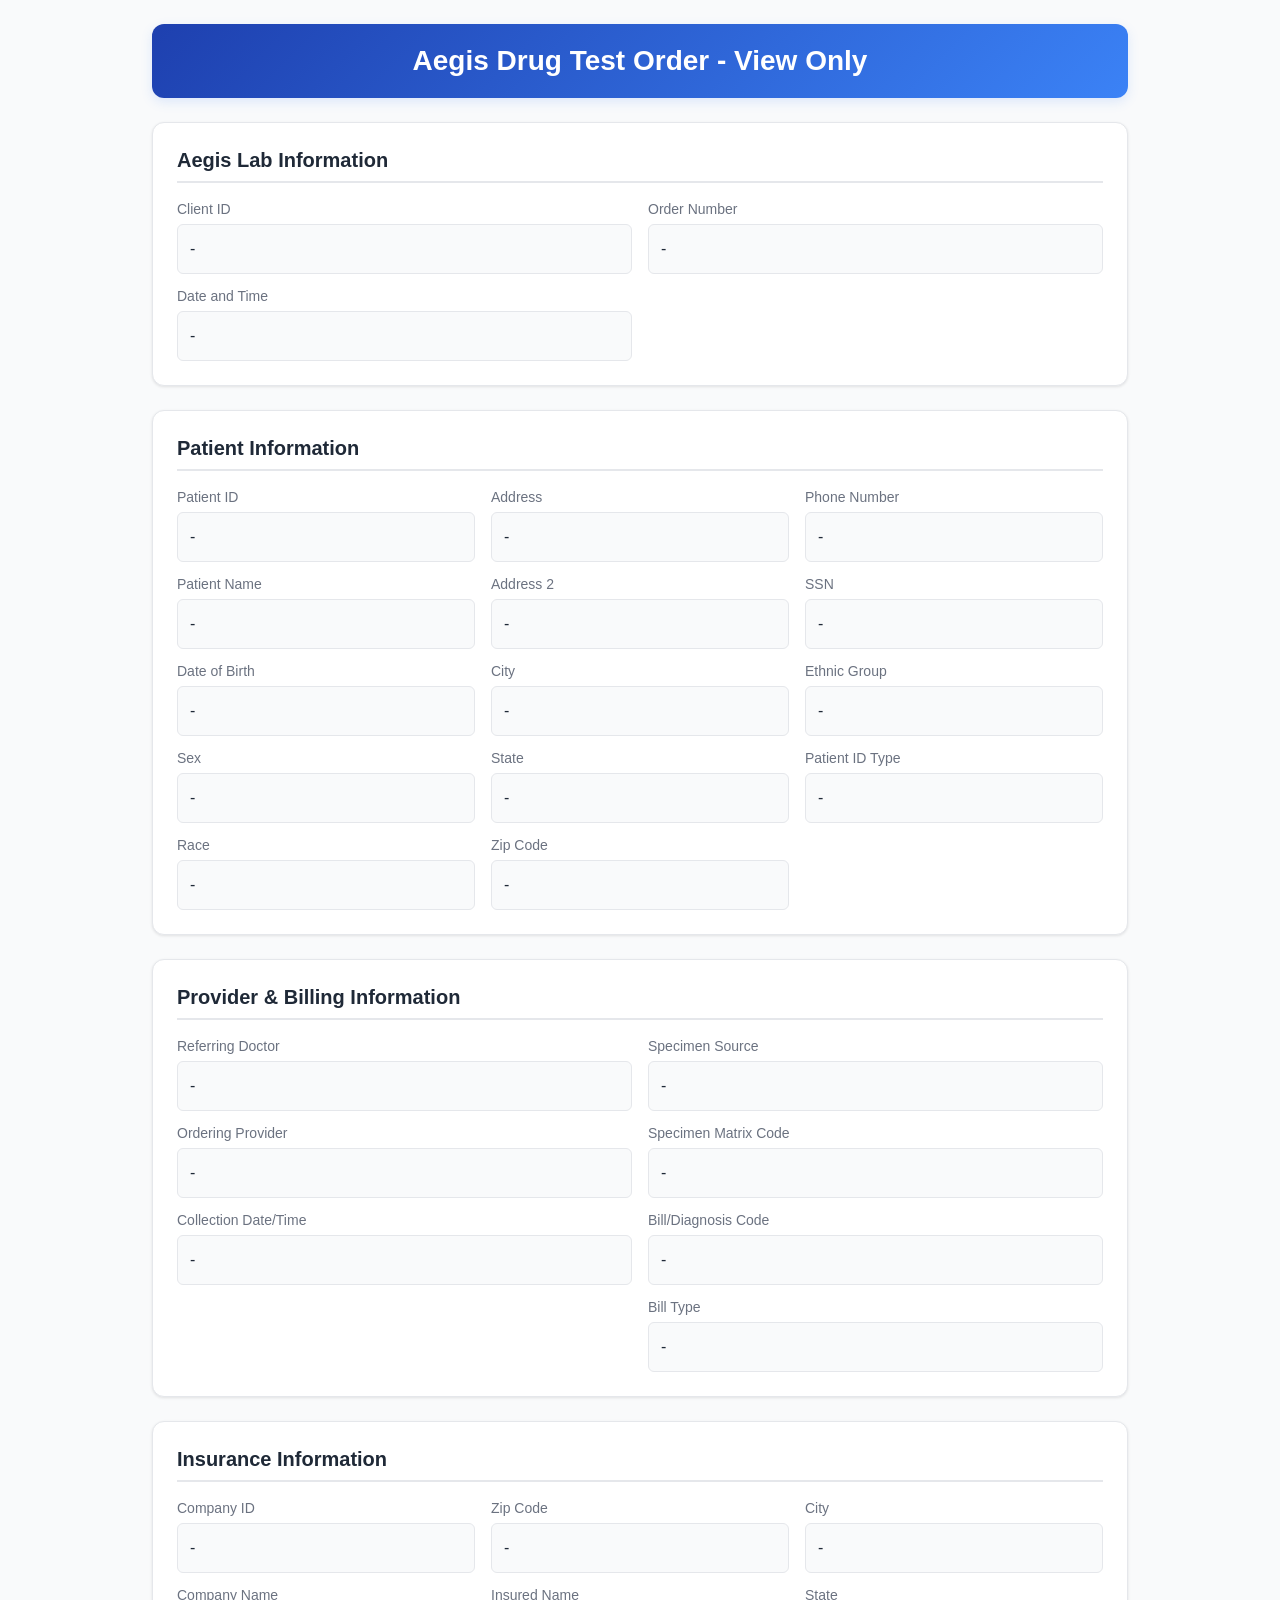
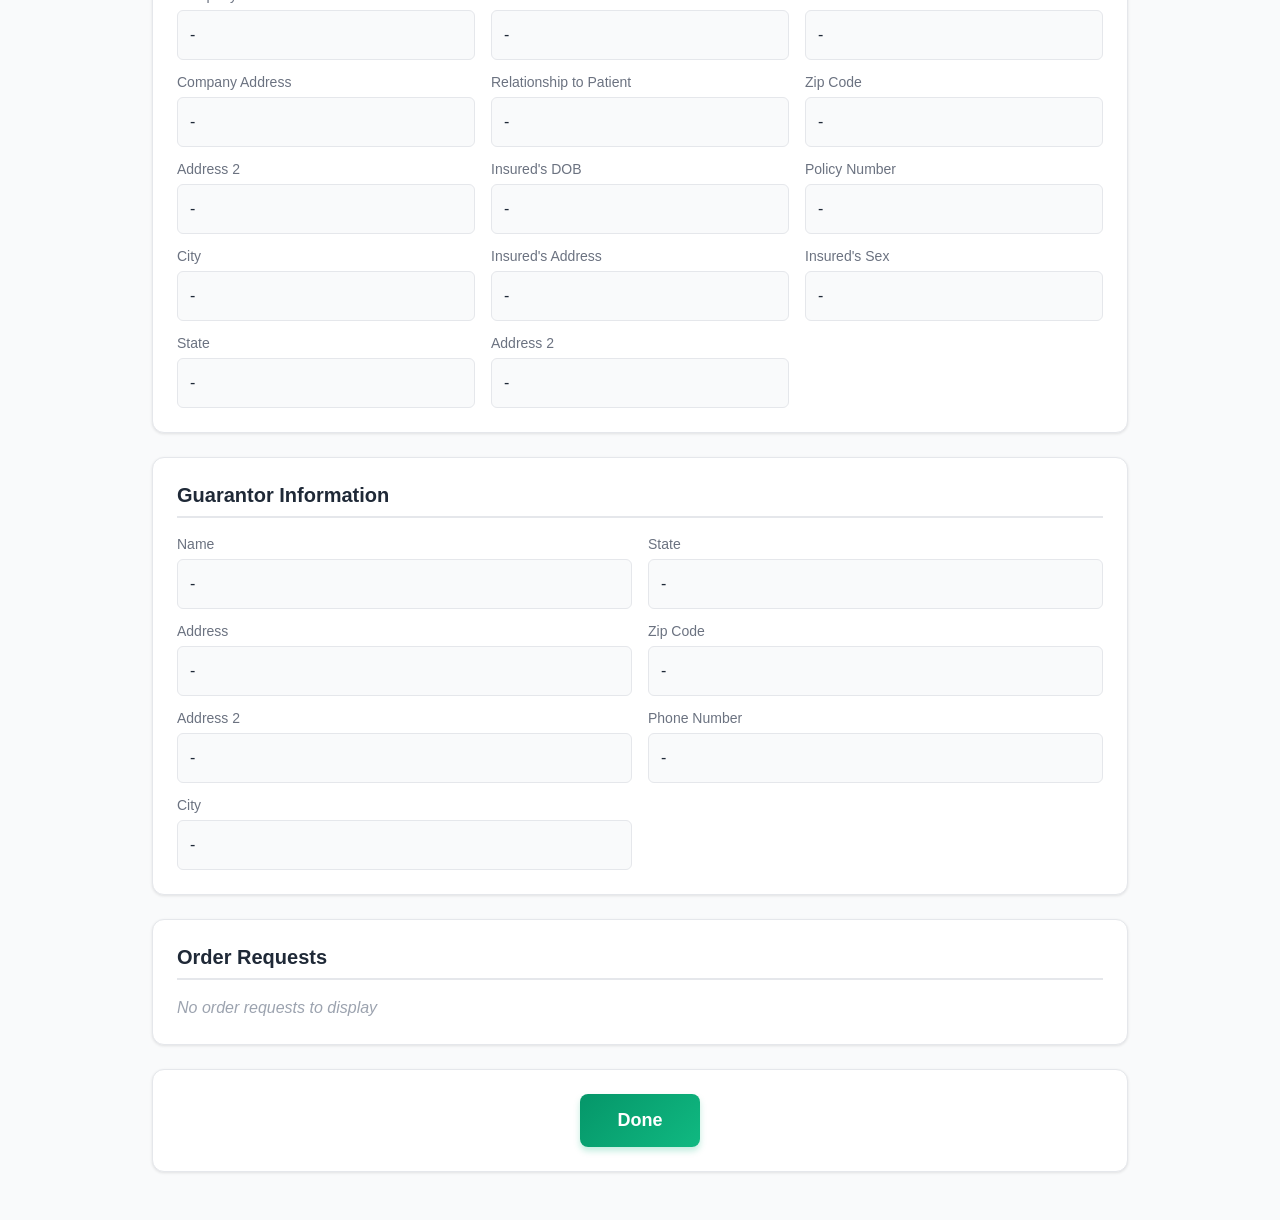
<file: index.html>
<!DOCTYPE html>
<html lang="en">
  <head>
    <meta charset="UTF-8" />
    <meta name="viewport" content="width=device-width, initial-scale=1.0" />
    <title>Drug Test Order - View Only</title>
    <style>
      /* Reset and Base Styles */
      * {
        margin: 0;
        padding: 0;
        box-sizing: border-box;
      }

      /* View-Only Interface Styles */
      body {
        -webkit-font-smoothing: antialiased;
        -moz-osx-font-smoothing: grayscale;
        font-family: 'Arial', -apple-system, BlinkMacSystemFont, 'Segoe UI', Roboto, sans-serif;
        font-size: 16px;
        line-height: 1.5;
        color: #1f2937;
        background-color: #f9fafb;
        margin: 0;
        overflow-x: hidden;
        min-height: 100vh;
      }

      /* Container and layout */
      .container {
        max-width: 1024px;
        margin: 0 auto;
        padding: 24px;
      }

      .space-y-6 > * + * {
        margin-top: 24px;
      }

      .space-y-4 > * + * {
        margin-top: 16px;
      }

      .space-y-3 > * + * {
        margin-top: 12px;
      }

      .space-y-2 > * + * {
        margin-top: 8px;
      }

      /* Grid system */
      .grid {
        display: grid;
        gap: 16px;
      }

      .grid-cols-1 {
        grid-template-columns: repeat(1, 1fr);
      }

      .grid-cols-2 {
        grid-template-columns: repeat(2, 1fr);
      }

      .grid-cols-3 {
        grid-template-columns: repeat(3, 1fr);
      }

      /* View-Only Interface Styles */
      body {
        -webkit-font-smoothing: antialiased;
        -moz-osx-font-smoothing: grayscale;
        font-family: 'Arial', -apple-system, BlinkMacSystemFont, 'Segoe UI', Roboto, sans-serif;
        font-size: 16px;
        line-height: 1.5;
        color: #1f2937;
        background-color: #f9fafb;
        margin: 0;
        overflow-x: hidden;
      }

      /* Card styling */
      .section-card {
        background: #fff;
        border-radius: 12px;
        box-shadow: 0 4px 6px rgba(0, 0, 0, 0.05);
        padding: 24px;
        transition: all 0.2s ease;
        border: 1px solid #e5e7eb;
      }

      .section-card:hover {
        box-shadow: 0 8px 12px rgba(0, 0, 0, 0.1);
      }

      /* Field display styling */
      .field-group {
        display: flex;
        flex-direction: column;
      }

      .field-label {
        font-size: 14px;
        font-weight: 500;
        color: #6b7280;
        margin-bottom: 4px;
      }

      .field-value {
        font-size: 16px;
        color: #1f2937;
        background-color: #f9fafb;
        padding: 12px;
        border-radius: 6px;
        border: 1px solid #e5e7eb;
        min-height: 44px;
        display: flex;
        align-items: center;
      }

      /* Order request styling */
      .order-request {
        background: #f9fafb;
        border-radius: 8px;
        padding: 16px;
        border-left: 4px solid #3b82f6;
        margin-bottom: 16px;
        box-shadow: 0 2px 4px rgba(0, 0, 0, 0.05);
      }

      .order-observation {
        background: #fff;
        border: 1px solid #e5e7eb;
        border-radius: 6px;
        padding: 16px;
        margin-bottom: 12px;
      }

      /* Utility classes */
      .text-center {
        text-align: center;
      }

      .font-bold {
        font-weight: 700;
      }

      .font-semibold {
        font-weight: 600;
      }

      .font-medium {
        font-weight: 500;
      }

      .text-blue-800 {
        color: #1e40af;
      }

      .text-gray-800 {
        color: #1f2937;
      }

      .text-gray-600 {
        color: #6b7280;
      }

      .text-gray-500 {
        color: #9ca3af;
      }

      .text-gray-900 {
        color: #111827;
      }

      .bg-white {
        background-color: #fff;
      }

      .bg-gray-50 {
        background-color: #f9fafb;
      }

      .border-b {
        border-bottom: 1px solid #e5e7eb;
      }

      .border-t {
        border-top: 1px solid #e5e7eb;
      }

      .border {
        border: 1px solid #e5e7eb;
      }

      .rounded-lg {
        border-radius: 8px;
      }

      .rounded {
        border-radius: 4px;
      }

      .shadow-md {
        box-shadow: 0 4px 6px rgba(0, 0, 0, 0.1);
      }

      .p-6 {
        padding: 24px;
      }

      .p-4 {
        padding: 16px;
      }

      .p-3 {
        padding: 12px;
      }

      .mb-6 {
        margin-bottom: 24px;
      }

      .mb-4 {
        margin-bottom: 16px;
      }

      .mb-3 {
        margin-bottom: 12px;
      }

      .mb-2 {
        margin-bottom: 8px;
      }

      .mb-1 {
        margin-bottom: 4px;
      }

      .pt-3 {
        padding-top: 12px;
      }

      .pb-2 {
        padding-bottom: 8px;
      }

      .italic {
        font-style: italic;
      }

      /* Done button styling */
      .done-button {
        background: linear-gradient(135deg, #059669 0%, #10b981 100%);
        color: white;
        font-size: 18px;
        font-weight: 600;
        padding: 16px 32px;
        border: none;
        border-radius: 8px;
        cursor: pointer;
        transition: all 0.2s ease;
        box-shadow: 0 4px 6px rgba(16, 185, 129, 0.25);
        min-width: 120px;
      }

      .done-button:hover {
        background: linear-gradient(135deg, #047857 0%, #059669 100%);
        box-shadow: 0 6px 12px rgba(16, 185, 129, 0.35);
        transform: translateY(-2px);
      }

      .done-button:active {
        transform: translateY(0);
        box-shadow: 0 2px 4px rgba(16, 185, 129, 0.25);
      }

      .done-button:disabled {
        background: #9ca3af;
        cursor: not-allowed;
        transform: none;
        box-shadow: none;
      }

      /* Enhanced typography for better readability */
      p {
        color: #374151;
        font-size: 16px;
        line-height: 1.6;
        margin-bottom: 1rem;
      }

      h1 {
        background: linear-gradient(135deg, #1e40af 0%, #3b82f6 100%);
        color: #fff;
        font-size: 28px;
        font-weight: 600;
        line-height: 1.2;
        margin: 0 0 24px;
        padding: 20px;
        border-radius: 12px;
        text-align: center;
        box-shadow: 0 4px 12px rgba(59, 130, 246, 0.15);
      }

      h2 {
        color: #1f2937;
        font-size: 20px;
        font-weight: 600;
        line-height: 1.3;
        margin-bottom: 16px;
        padding-bottom: 8px;
        border-bottom: 2px solid #e5e7eb;
      }

      /* Section styling for better visual hierarchy */
      .section-card {
        background: #fff;
        border-radius: 12px;
        box-shadow: 0 1px 3px rgba(0, 0, 0, 0.1);
        padding: 24px;
        margin-bottom: 24px;
        border: 1px solid #e5e7eb;
        transition: box-shadow 0.3s ease;
      }

      .section-card:hover {
        box-shadow: 0 4px 12px rgba(0, 0, 0, 0.08);
      }

      /* Data display improvements */
      .data-field {
        margin-bottom: 16px;
      }

      .data-label {
        display: block;
        font-size: 14px;
        font-weight: 500;
        color: #6b7280;
        margin-bottom: 4px;
        text-transform: uppercase;
        letter-spacing: 0.025em;
      }

      .data-value {
        display: block;
        font-size: 16px;
        font-weight: 400;
        color: #1f2937;
        background-color: #f9fafb;
        padding: 12px 16px;
        border-radius: 8px;
        border: 1px solid #e5e7eb;
        min-height: 24px;
        word-wrap: break-word;
      }

      /* Order requests specific styling */
      .order-request {
        background: linear-gradient(135deg, #f8fafc 0%, #f1f5f9 100%);
        border-left: 4px solid #3b82f6;
        border-radius: 8px;
        padding: 20px;
        margin-bottom: 16px;
        box-shadow: 0 2px 4px rgba(0, 0, 0, 0.05);
      }

      .order-observation {
        background: #fff;
        border: 1px solid #e5e7eb;
        border-radius: 6px;
        padding: 16px;
        margin-bottom: 12px;
      }

      /* Responsive grid improvements */
      @media (max-width: 768px) {
        .grid-cols-2,
        .grid-cols-3 {
          grid-template-columns: 1fr !important;
        }
        
        h1 {
          font-size: 24px;
          padding: 16px;
        }
        
        .section-card {
          padding: 16px;
          margin-bottom: 16px;
        }

        .container {
          padding: 16px;
        }
      }

      /* Print styles for better document printing */
      @media print {
        body {
          background-color: #fff;
          color: #000;
        }
        
        .section-card {
          box-shadow: none;
          border: 1px solid #ccc;
          page-break-inside: avoid;
        }
        
        h1 {
          background: #000;
          color: #fff;
          -webkit-print-color-adjust: exact;
          print-color-adjust: exact;
        }
      }
    </style>
  </head>
  <body>
    <div class="container">
      <h1>Aegis Drug Test Order - View Only</h1>
      <div class="space-y-6">
        <!-- Aegis Lab Information Section -->
        <div class="section-card">
          <h2>Aegis Lab Information</h2>
          <div class="grid grid-cols-2">
            <div class="space-y-3">
              <div class="field-group">
                <span class="field-label">Client ID</span>
                <span class="field-value" id="display-MSH4">-</span>
              </div>
              <div class="field-group">
                <span class="field-label">Date and Time</span>
                <span class="field-value" id="display-MSH7">-</span>
              </div>
            </div>
            <div class="space-y-3">
              <div class="field-group">
                <span class="field-label">Order Number</span>
                <span class="field-value" id="display-MSH10">-</span>
              </div>
            </div>
          </div>
        </div>

        <!-- Patient Information Section -->
        <div class="section-card">
          <h2>Patient Information</h2>
          <div class="grid grid-cols-3">
            <div class="space-y-3">
              <div class="field-group">
                <span class="field-label">Patient ID</span>
                <span class="field-value" id="display-PID2">-</span>
              </div>
              <div class="field-group">
                <span class="field-label">Patient Name</span>
                <span class="field-value" id="display-PID5">-</span>
              </div>
              <div class="field-group">
                <span class="field-label">Date of Birth</span>
                <span class="field-value" id="display-PID7">-</span>
              </div>
              <div class="field-group">
                <span class="field-label">Sex</span>
                <span class="field-value" id="display-PID8">-</span>
              </div>
              <div class="field-group">
                <span class="field-label">Race</span>
                <span class="field-value" id="display-PID10">-</span>
              </div>
            </div>
            <div class="space-y-3">
              <div class="field-group">
                <span class="field-label">Address</span>
                <span class="field-value" id="display-PID11address">-</span>
              </div>
              <div class="field-group">
                <span class="field-label">Address 2</span>
                <span class="field-value" id="display-PID11address2">-</span>
              </div>
              <div class="field-group">
                <span class="field-label">City</span>
                <span class="field-value" id="display-PID11city">-</span>
              </div>
              <div class="field-group">
                <span class="field-label">State</span>
                <span class="field-value" id="display-PID11state">-</span>
              </div>
              <div class="field-group">
                <span class="field-label">Zip Code</span>
                <span class="field-value" id="display-PID11zip">-</span>
              </div>
            </div>
            <div class="space-y-3">
              <div class="field-group">
                <span class="field-label">Phone Number</span>
                <span class="field-value" id="display-PID13">-</span>
              </div>
              <div class="field-group">
                <span class="field-label">SSN</span>
                <span class="field-value" id="display-PID19">-</span>
              </div>
              <div class="field-group">
                <span class="field-label">Ethnic Group</span>
                <span class="field-value" id="display-PID22">-</span>
              </div>
              <div class="field-group">
                <span class="field-label">Patient ID Type</span>
                <span class="field-value" id="display-PID25">-</span>
              </div>
            </div>
          </div>
        </div>

        <!-- Provider & Billing Section -->
        <div class="section-card">
          <h2>Provider & Billing Information</h2>
          <div class="grid grid-cols-2">
            <div class="space-y-3">
              <div class="field-group">
                <span class="field-label">Referring Doctor</span>
                <span class="field-value" id="display-PV18">-</span>
              </div>
              <div class="field-group">
                <span class="field-label">Ordering Provider</span>
                <span class="field-value" id="display-OBR16">-</span>
              </div>
              <div class="field-group">
                <span class="field-label">Collection Date/Time</span>
                <span class="field-value" id="display-OBR7">-</span>
              </div>
            </div>
            <div class="space-y-3">
              <div class="field-group">
                <span class="field-label">Specimen Source</span>
                <span class="field-value" id="display-OBR15">-</span>
              </div>
              <div class="field-group">
                <span class="field-label">Specimen Matrix Code</span>
                <span class="field-value" id="display-OBR151">-</span>
              </div>
              <div class="field-group">
                <span class="field-label">Bill/Diagnosis Code</span>
                <span class="field-value" id="display-DG13">-</span>
              </div>
              <div class="field-group">
                <span class="field-label">Bill Type</span>
                <span class="field-value" id="display-IN147">-</span>
              </div>
            </div>
          </div>
        </div>

        <!-- Insurance Section -->
        <div class="section-card">
          <h2>Insurance Information</h2>
          <div class="grid grid-cols-3">
            <div class="space-y-3">
              <div class="field-group">
                <span class="field-label">Company ID</span>
                <span class="field-value" id="display-IN13">-</span>
              </div>
              <div class="field-group">
                <span class="field-label">Company Name</span>
                <span class="field-value" id="display-IN14">-</span>
              </div>
              <div class="field-group">
                <span class="field-label">Company Address</span>
                <span class="field-value" id="display-IN15address">-</span>
              </div>
              <div class="field-group">
                <span class="field-label">Address 2</span>
                <span class="field-value" id="display-IN15address2">-</span>
              </div>
              <div class="field-group">
                <span class="field-label">City</span>
                <span class="field-value" id="display-IN15city">-</span>
              </div>
              <div class="field-group">
                <span class="field-label">State</span>
                <span class="field-value" id="display-IN15state">-</span>
              </div>
            </div>
            <div class="space-y-3">
              <div class="field-group">
                <span class="field-label">Zip Code</span>
                <span class="field-value" id="display-IN15zip">-</span>
              </div>
              <div class="field-group">
                <span class="field-label">Insured Name</span>
                <span class="field-value" id="display-IN116">-</span>
              </div>
              <div class="field-group">
                <span class="field-label">Relationship to Patient</span>
                <span class="field-value" id="display-IN117">-</span>
              </div>
              <div class="field-group">
                <span class="field-label">Insured's DOB</span>
                <span class="field-value" id="display-IN118">-</span>
              </div>
              <div class="field-group">
                <span class="field-label">Insured's Address</span>
                <span class="field-value" id="display-IN119address">-</span>
              </div>
              <div class="field-group">
                <span class="field-label">Address 2</span>
                <span class="field-value" id="display-IN119address2">-</span>
              </div>
            </div>
            <div class="space-y-3">
              <div class="field-group">
                <span class="field-label">City</span>
                <span class="field-value" id="display-IN119city">-</span>
              </div>
              <div class="field-group">
                <span class="field-label">State</span>
                <span class="field-value" id="display-IN119state">-</span>
              </div>
              <div class="field-group">
                <span class="field-label">Zip Code</span>
                <span class="field-value" id="display-IN119zip">-</span>
              </div>
              <div class="field-group">
                <span class="field-label">Policy Number</span>
                <span class="field-value" id="display-IN136">-</span>
              </div>
              <div class="field-group">
                <span class="field-label">Insured's Sex</span>
                <span class="field-value" id="display-IN143">-</span>
              </div>
            </div>
          </div>
        </div>

        <!-- Guarantor Section -->
        <div class="section-card">
          <h2>Guarantor Information</h2>
          <div class="grid grid-cols-2">
            <div class="space-y-3">
              <div class="field-group">
                <span class="field-label">Name</span>
                <span class="field-value" id="display-GT13">-</span>
              </div>
              <div class="field-group">
                <span class="field-label">Address</span>
                <span class="field-value" id="display-GT15address">-</span>
              </div>
              <div class="field-group">
                <span class="field-label">Address 2</span>
                <span class="field-value" id="display-GT15address2">-</span>
              </div>
              <div class="field-group">
                <span class="field-label">City</span>
                <span class="field-value" id="display-GT15city">-</span>
              </div>
            </div>
            <div class="space-y-3">
              <div class="field-group">
                <span class="field-label">State</span>
                <span class="field-value" id="display-GT15state">-</span>
              </div>
              <div class="field-group">
                <span class="field-label">Zip Code</span>
                <span class="field-value" id="display-GT15zip">-</span>
              </div>
              <div class="field-group">
                <span class="field-label">Phone Number</span>
                <span class="field-value" id="display-GT16">-</span>
              </div>
            </div>
          </div>
        </div>

        <!-- Order Requests Section -->
        <div class="section-card">
          <h2>Order Requests</h2>
          <div id="orderRequestsDisplay" class="space-y-4">
            <div class="text-gray-500 italic">No order requests to display</div>
          </div>
        </div>

        <!-- Done Button Section -->
        <div class="section-card text-center">
          <button 
            id="doneButton" 
            class="done-button"
            onclick="callFileMakerScript('CloseLabOrder')"
            type="button"
          >
            Done
          </button>
        </div>
      </div>
    </div>
    
    <!-- Enhanced script with all functionality inline -->
    <script>
      // View-Only Interface JavaScript
      // This file provides basic functionality for displaying data in the view-only interface

      // Function to populate form data (for external use)
      function populateFormData(data) {
        const parsedData = typeof data === 'string' ? JSON.parse(data) : data;
        if (!parsedData || typeof parsedData !== 'object') return;
        
        // Enhanced field mapping function to handle multiple formats
        function findValueForField(data, fieldName) {
          // Try multiple key formats for better compatibility
          const possibleKeys = [
            fieldName, // exact match
            fieldName.replace(/_/g, '.'), // convert underscores to dots
            fieldName.replace(/\./g, '_'), // convert dots to underscores
            fieldName.replace(/\./g, ''), // remove dots
            fieldName.replace(/_/g, ''), // remove underscores
          ];
          
          for (const key of possibleKeys) {
            if (Object.prototype.hasOwnProperty.call(data, key)) {
              return data[key];
            }
          }
          
          return undefined;
        }
        
        // Field mapping from original format to display element IDs
        const fieldMapping = {
          // Aegis Lab Information
          'MSH_4': 'MSH4',
          'MSH_7': 'MSH7', 
          'MSH_10': 'MSH10',
          // Patient Information
          'PID_2': 'PID2',
          'PID_2_5': 'PID25',
          'PID_5': 'PID5',
          'PID_7': 'PID7',
          'PID_8': 'PID8',
          'PID_10': 'PID10',
          'PID_11_address': 'PID11address',
          'PID_11_address2': 'PID11address2',
          'PID_11_city': 'PID11city',
          'PID_11_state': 'PID11state',
          'PID_11_zip': 'PID11zip',
          'PID_13': 'PID13',
          'PID_19': 'PID19',
          'PID_22': 'PID22',
          // Provider Information
          'PV1_8': 'PV18',
          'OBR_16': 'OBR16',
          'OBR_7': 'OBR7',
          'OBR_15': 'OBR15',
          'OBR_15_1': 'OBR151',
          'DG1_3': 'DG13',
          'IN1_47': 'IN147',
          // Insurance Information
          'IN1_3': 'IN13',
          'IN1_4': 'IN14',
          'IN1_5_address': 'IN15address',
          'IN1_5_address2': 'IN15address2',
          'IN1_5_city': 'IN15city',
          'IN1_5_state': 'IN15state',
          'IN1_5_zip': 'IN15zip',
          'IN1_16': 'IN116',
          'IN1_17': 'IN117',
          'IN1_18': 'IN118',
          'IN1_19_address': 'IN119address',
          'IN1_19_address2': 'IN119address2',
          'IN1_19_city': 'IN119city',
          'IN1_19_state': 'IN119state',
          'IN1_19_zip': 'IN119zip',
          'IN1_36': 'IN136',
          'IN1_43': 'IN143',
          // Guarantor Information
          'GT1_3': 'GT13',
          'GT1_5_address': 'GT15address',
          'GT1_5_address2': 'GT15address2',
          'GT1_5_city': 'GT15city',
          'GT1_5_state': 'GT15state',
          'GT1_5_zip': 'GT15zip',
          'GT1_6': 'GT16',
        };
        
        // First, try to populate using the field mapping
        Object.keys(fieldMapping).forEach(originalKey => {
          const displayId = fieldMapping[originalKey];
          const element = document.getElementById(`display-${displayId}`);
          if (element) {
            const value = findValueForField(parsedData, originalKey);
            if (value !== undefined) {
              element.textContent = value;
            }
          }
        });
        
        // Then, try to populate any remaining fields using direct key matching
        Object.keys(parsedData).forEach(key => {
          // Skip OBR/OBX fields as they are handled separately
          if (key.startsWith('OBR') && (key.includes('_OrderCode') || key.includes('_OrderDescription') || key.includes('_OBX'))) {
            return;
          }
          
          const element = document.getElementById(`display-${key}`);
          if (element) {
            element.textContent = parsedData[key] || '-';
          }
        });
        
        // Handle order requests (OBR/OBX data)
        const orderRequestsContainer = document.getElementById('orderRequestsDisplay');
        if (orderRequestsContainer) {
          // Clear existing order requests
          clearOrderRequests();
          
          // Find all OBR indices
          const obrIndices = Array.from(new Set(Object.keys(parsedData)
            .filter(k => /^OBR\d+_OrderCode$/.test(k))
            .map(k => k.match(/^OBR(\d+)_OrderCode$/)[1])))
            .sort((a, b) => Number(a) - Number(b));
          
          obrIndices.forEach(idx => {
            const orderCode = parsedData[`OBR${idx}_OrderCode`] || '';
            const orderDescription = parsedData[`OBR${idx}_OrderDescription`] || '';
            
            // Find all OBX observations for this OBR
            const obxNums = Object.keys(parsedData)
              .filter(k => k.startsWith(`OBR${idx}_OBX`) && k.match(new RegExp(`^OBR${idx}_OBX(\\d+)_Question$`)))
              .map(k => k.match(new RegExp(`^OBR${idx}_OBX(\\d+)_Question$`))[1])
              .sort((a, b) => Number(a) - Number(b));
            
            const observations = obxNums.map(obxNum => ({
              question: parsedData[`OBR${idx}_OBX${obxNum}_Question`] || '',
              answer: parsedData[`OBR${idx}_OBX${obxNum}_Answer`] || ''
            }));
            
            // Add the order request to the display
            addOrderRequest(orderCode, orderDescription, observations);
          });
        }
      }

      // Function to add order request display
      function addOrderRequest(orderCode, orderDescription, observations = []) {
        const container = document.getElementById('orderRequestsDisplay');
        
        if (!container) {
          console.warn('Order requests container not found');
          return;
        }
        
        // Remove the "no orders" message if it exists
        const noOrdersMsg = container.querySelector('.text-gray-500');
        if (noOrdersMsg) {
          noOrdersMsg.remove();
        }
        
        const orderDiv = document.createElement('div');
        orderDiv.className = 'order-request';
        
        orderDiv.innerHTML = `
          <div class="mb-3">
            <div class="field-group mb-2">
              <span class="field-label">Order Code</span>
              <span class="field-value font-semibold">${orderCode || '-'}</span>
            </div>
            <div class="field-group">
              <span class="field-label">Order Description</span>
              <span class="field-value">${orderDescription || '-'}</span>
            </div>
          </div>
          ${observations.length > 0 ? `
            <div class="border-t pt-3">
              <h4 class="font-medium text-gray-800 mb-2">Observations</h4>
              <div class="space-y-2">
                ${observations.map(obs => `
                  <div class="order-observation">
                    <div class="field-group mb-1">
                      <span class="field-label">Question</span>
                      <span class="field-value">${obs.question || '-'}</span>
                    </div>
                    <div class="field-group">
                      <span class="field-label">Answer</span>
                      <span class="field-value font-medium">${obs.answer || '-'}</span>
                    </div>
                  </div>
                `).join('')}
              </div>
            </div>
          ` : ''}
        `;
        
        container.appendChild(orderDiv);
      }

      // Function to clear all order requests
      function clearOrderRequests() {
        const container = document.getElementById('orderRequestsDisplay');
        if (container) {
          container.innerHTML = '<div class="text-gray-500 italic">No order requests to display</div>';
        }
      }

      // Function to format date for display
      function formatDate(dateString) {
        if (!dateString) return '-';
        
        try {
          const date = new Date(dateString);
          return date.toLocaleDateString('en-US', {
            year: 'numeric',
            month: 'short',
            day: 'numeric',
            hour: '2-digit',
            minute: '2-digit'
          });
        } catch (error) {
          return dateString;
        }
      }

      // Function to format phone number for display
      function formatPhoneNumber(phoneString) {
        if (!phoneString) return '-';
        
        // Remove all non-digit characters
        const digits = phoneString.replace(/\D/g, '');
        
        // Format as (XXX) XXX-XXXX if 10 digits
        if (digits.length === 10) {
          return `(${digits.slice(0, 3)}) ${digits.slice(3, 6)}-${digits.slice(6)}`;
        }
        
        return phoneString;
      }

      // Function to call FileMaker script
      function callFileMakerScript(scriptName) {
        try {
          // Try FileMaker's fmp:// protocol first
          const fmpUrl = `fmp://$/${scriptName}`;
          window.location.href = fmpUrl;
          
          // Fallback: Try FileMaker's JavaScript API if available
          if (typeof FileMaker !== 'undefined' && FileMaker.PerformScript) {
            FileMaker.PerformScript(scriptName);
          }
          
          // Additional fallback: Try custom event for FileMaker WebViewer
          const event = new CustomEvent('filemakerScript', {
            detail: { scriptName: scriptName }
          });
          window.dispatchEvent(event);
          
        } catch (error) {
          console.error('Error calling FileMaker script:', error);
          
          // Fallback alert for testing
          alert(`FileMaker script "${scriptName}" would be called here. (Error: ${error.message})`);
        }
      }

      // Function to load sample data for testing
      function loadSampleData() {
        const sampleData = {
          // Original format with underscores (as expected by the original populateFormFromJSON)
          'MSH_4': 'AEGIS001',
          'MSH_7': '2024-01-15T10:30:00',
          'MSH_10': 'ORD-2024-001',
          'PID_2': 'PAT-12345',
          'PID_2_5': 'MR',
          'PID_5': 'John Doe',
          'PID_7': '01/15/1980',
          'PID_8': 'Male',
          'PID_10': 'Caucasian',
          'PID_11_address': '123 Main Street',
          'PID_11_city': 'Anytown',
          'PID_11_state': 'ST',
          'PID_11_zip': '12345',
          'PID_13': '(555) 123-4567',
          'PID_19': 'XXX-XX-1234',
          'PID_22': 'Non-Hispanic',
          'PV1_8': 'Dr. Smith',
          'OBR_16': 'Dr. Johnson',
          'OBR_7': '2024-01-15T09:00:00',
          'OBR_15': 'Urine',
          'OBR_15_1': 'UR',
          'DG1_3': 'Z02.89',
          'IN1_47': 'Direct Bill (C)',
          // Order Request data
          'OBR1_OrderCode': 'DRUG-SCREEN-5',
          'OBR1_OrderDescription': '5-Panel Drug Screen',
          'OBR1_OBX1_Question': 'Collection method',
          'OBR1_OBX1_Answer': 'Urine',
          'OBR1_OBX2_Question': 'Collection date',
          'OBR1_OBX2_Answer': '01/15/2024',
          'OBR1_OBX3_Question': 'Reason for test',
          'OBR1_OBX3_Answer': 'Pre-employment',
          // Order Request 2
          'OBR2_OrderCode': 'ALCOHOL-TEST',
          'OBR2_OrderDescription': 'Alcohol Test',
          'OBR2_OBX1_Question': 'Test type',
          'OBR2_OBX1_Answer': 'Breathalyzer',
          'OBR2_OBX2_Question': 'Test location',
          'OBR2_OBX2_Answer': 'On-site'
        };
        
        populateFormData(sampleData);
      }

      // Make functions available globally
      window.populateFormData = populateFormData;
      window.populateDisplayData = populateFormData; // Alias for backward compatibility
      window.addOrderRequest = addOrderRequest;
      window.addOrderRequestDisplay = addOrderRequest; // Alias for backward compatibility
      window.clearOrderRequests = clearOrderRequests;
      window.formatDate = formatDate;
      window.formatPhoneNumber = formatPhoneNumber;
      window.loadSampleData = loadSampleData;
      window.callFileMakerScript = callFileMakerScript;

      // Initialize on page load
      document.addEventListener('DOMContentLoaded', function() {
        console.log('View-Only Interface loaded successfully');
        
        // You can uncomment the line below to load sample data for testing
        // setTimeout(() => {
        //   loadSampleData();
        // }, 100);
      });
    </script>
  </body>
</html>
</file>
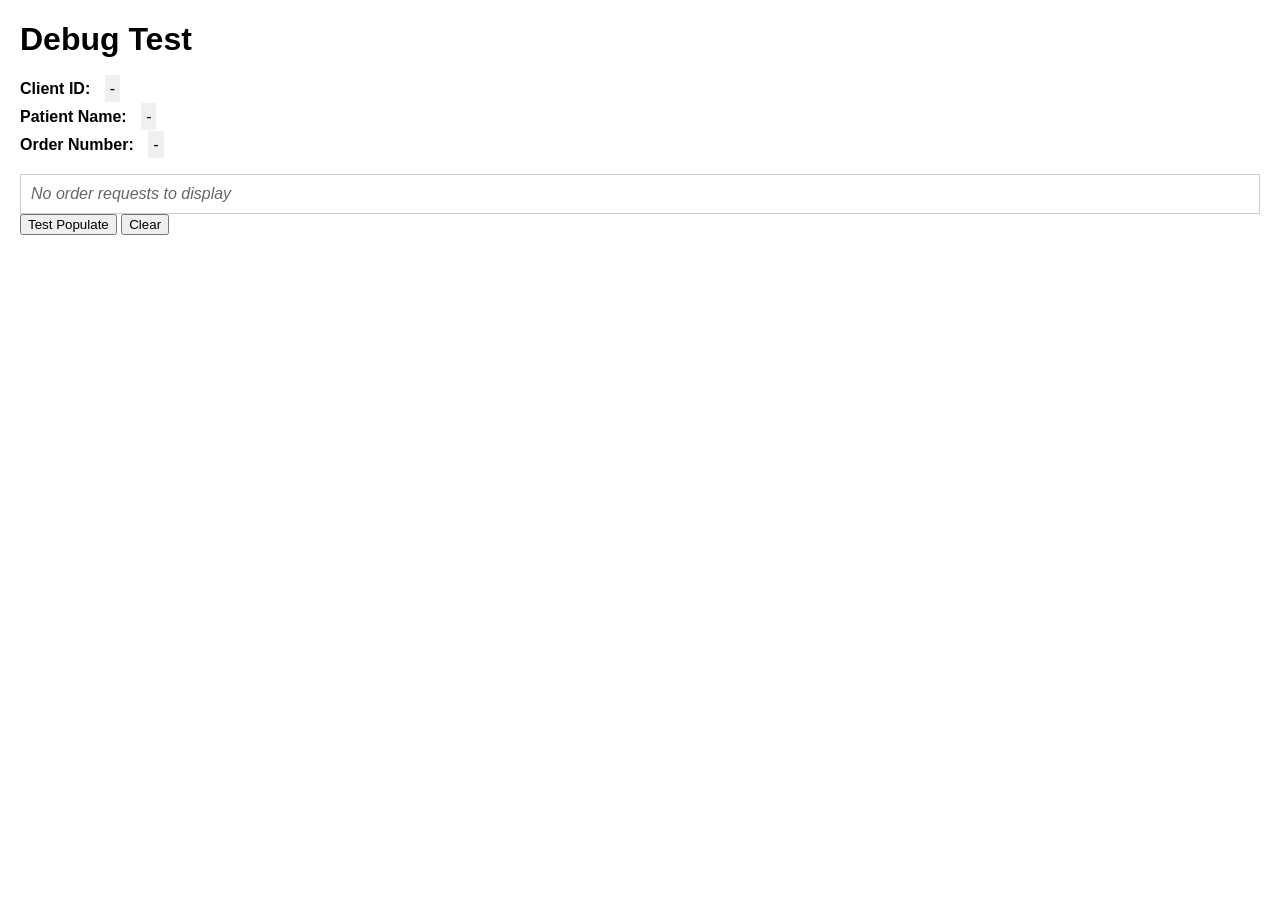
<file: debug-test.html>
<!DOCTYPE html>
<html lang="en">
<head>
    <meta charset="UTF-8">
    <meta name="viewport" content="width=device-width, initial-scale=1.0">
    <title>Debug Test</title>
    <style>
        body { font-family: Arial, sans-serif; margin: 20px; }
        .field-group { margin-bottom: 10px; }
        .field-label { font-weight: bold; }
        .field-value { background: #f0f0f0; padding: 5px; margin-left: 10px; }
    </style>
</head>
<body>
    <h1>Debug Test</h1>
    
    <div class="field-group">
        <span class="field-label">Client ID:</span>
        <span class="field-value" id="display-MSH4">-</span>
    </div>
    
    <div class="field-group">
        <span class="field-label">Patient Name:</span>
        <span class="field-value" id="display-PID5">-</span>
    </div>
    
    <div class="field-group">
        <span class="field-label">Order Number:</span>
        <span class="field-value" id="display-MSH10">-</span>
    </div>
    
    <div id="orderRequestsDisplay" style="border: 1px solid #ccc; padding: 10px; margin-top: 20px;">
        <div style="color: #666; font-style: italic;">No order requests to display</div>
    </div>
    
    <button onclick="testPopulate()">Test Populate</button>
    <button onclick="testClear()">Clear</button>
    
    <script>
        // Function to populate form data (for external use)
        function populateFormData(data) {
            const parsedData = typeof data === 'string' ? JSON.parse(data) : data;
            if (!parsedData || typeof parsedData !== 'object') return;
            
            console.log('Populating form data:', parsedData);
            
            // Populate display spans for all basic fields
            Object.keys(parsedData).forEach(key => {
                // Skip OBR/OBX fields as they are handled separately
                if (key.startsWith('OBR') && (key.includes('_OrderCode') || key.includes('_OrderDescription') || key.includes('_OBX'))) {
                    return;
                }
                
                const element = document.getElementById(`display-${key}`);
                console.log(`Looking for element: display-${key}`, element);
                if (element) {
                    element.textContent = parsedData[key] || '-';
                    console.log(`Set ${key} to:`, parsedData[key]);
                } else {
                    console.warn(`Element not found: display-${key}`);
                }
            });
            
            // Handle order requests (OBR/OBX data)
            const orderRequestsContainer = document.getElementById('orderRequestsDisplay');
            if (orderRequestsContainer) {
                // Clear existing order requests
                clearOrderRequests();
                
                // Find all OBR indices
                const obrIndices = Array.from(new Set(Object.keys(parsedData)
                    .filter(k => /^OBR\d+_OrderCode$/.test(k))
                    .map(k => k.match(/^OBR(\d+)_OrderCode$/)[1])))
                    .sort((a, b) => Number(a) - Number(b));
                
                console.log('Found OBR indices:', obrIndices);
                
                obrIndices.forEach(idx => {
                    const orderCode = parsedData[`OBR${idx}_OrderCode`] || '';
                    const orderDescription = parsedData[`OBR${idx}_OrderDescription`] || '';
                    
                    console.log(`Processing OBR${idx}: ${orderCode} - ${orderDescription}`);
                    
                    // Find all OBX observations for this OBR
                    const obxNums = Object.keys(parsedData)
                        .filter(k => k.startsWith(`OBR${idx}_OBX`) && k.match(new RegExp(`^OBR${idx}_OBX(\\d+)_Question$`)))
                        .map(k => k.match(new RegExp(`^OBR${idx}_OBX(\\d+)_Question$`))[1])
                        .sort((a, b) => Number(a) - Number(b));
                    
                    const observations = obxNums.map(obxNum => ({
                        question: parsedData[`OBR${idx}_OBX${obxNum}_Question`] || '',
                        answer: parsedData[`OBR${idx}_OBX${obxNum}_Answer`] || ''
                    }));
                    
                    console.log(`Found ${observations.length} observations for OBR${idx}`);
                    
                    // Add the order request to the display
                    addOrderRequest(orderCode, orderDescription, observations);
                });
            }
        }
        
        function addOrderRequest(orderCode, orderDescription, observations = []) {
            const container = document.getElementById('orderRequestsDisplay');
            
            if (!container) {
                console.warn('Order requests container not found');
                return;
            }
            
            // Remove the "no orders" message if it exists
            const noOrdersMsg = container.querySelector('div[style*="color: #666"]');
            if (noOrdersMsg) {
                noOrdersMsg.remove();
            }
            
            const orderDiv = document.createElement('div');
            orderDiv.style.cssText = 'background: #f9f9f9; padding: 10px; margin: 10px 0; border-left: 4px solid #007cba;';
            
            orderDiv.innerHTML = `
                <div style="margin-bottom: 10px;">
                    <div style="margin-bottom: 5px;">
                        <strong>Order Code:</strong> ${orderCode || '-'}
                    </div>
                    <div>
                        <strong>Order Description:</strong> ${orderDescription || '-'}
                    </div>
                </div>
                ${observations.length > 0 ? `
                    <div style="border-top: 1px solid #ddd; padding-top: 10px;">
                        <h4 style="margin-bottom: 5px;">Observations</h4>
                        <div>
                            ${observations.map(obs => `
                                <div style="background: white; padding: 5px; margin: 5px 0; border: 1px solid #ddd;">
                                    <div><strong>Question:</strong> ${obs.question || '-'}</div>
                                    <div><strong>Answer:</strong> ${obs.answer || '-'}</div>
                                </div>
                            `).join('')}
                        </div>
                    </div>
                ` : ''}
            `;
            
            container.appendChild(orderDiv);
        }
        
        function clearOrderRequests() {
            const container = document.getElementById('orderRequestsDisplay');
            if (container) {
                container.innerHTML = '<div style="color: #666; font-style: italic;">No order requests to display</div>';
            }
        }
        
        function testPopulate() {
            const sampleData = {
                'MSH4': 'AEGIS001',
                'MSH10': 'ORD-2024-001',
                'PID5': 'John Doe',
                'OBR1_OrderCode': 'DRUG-SCREEN-5',
                'OBR1_OrderDescription': '5-Panel Drug Screen',
                'OBR1_OBX1_Question': 'Collection method',
                'OBR1_OBX1_Answer': 'Urine'
            };
            
            populateFormData(sampleData);
        }
        
        function testClear() {
            document.getElementById('display-MSH4').textContent = '-';
            document.getElementById('display-PID5').textContent = '-';
            document.getElementById('display-MSH10').textContent = '-';
            clearOrderRequests();
        }
    </script>
</body>
</html>
</file>
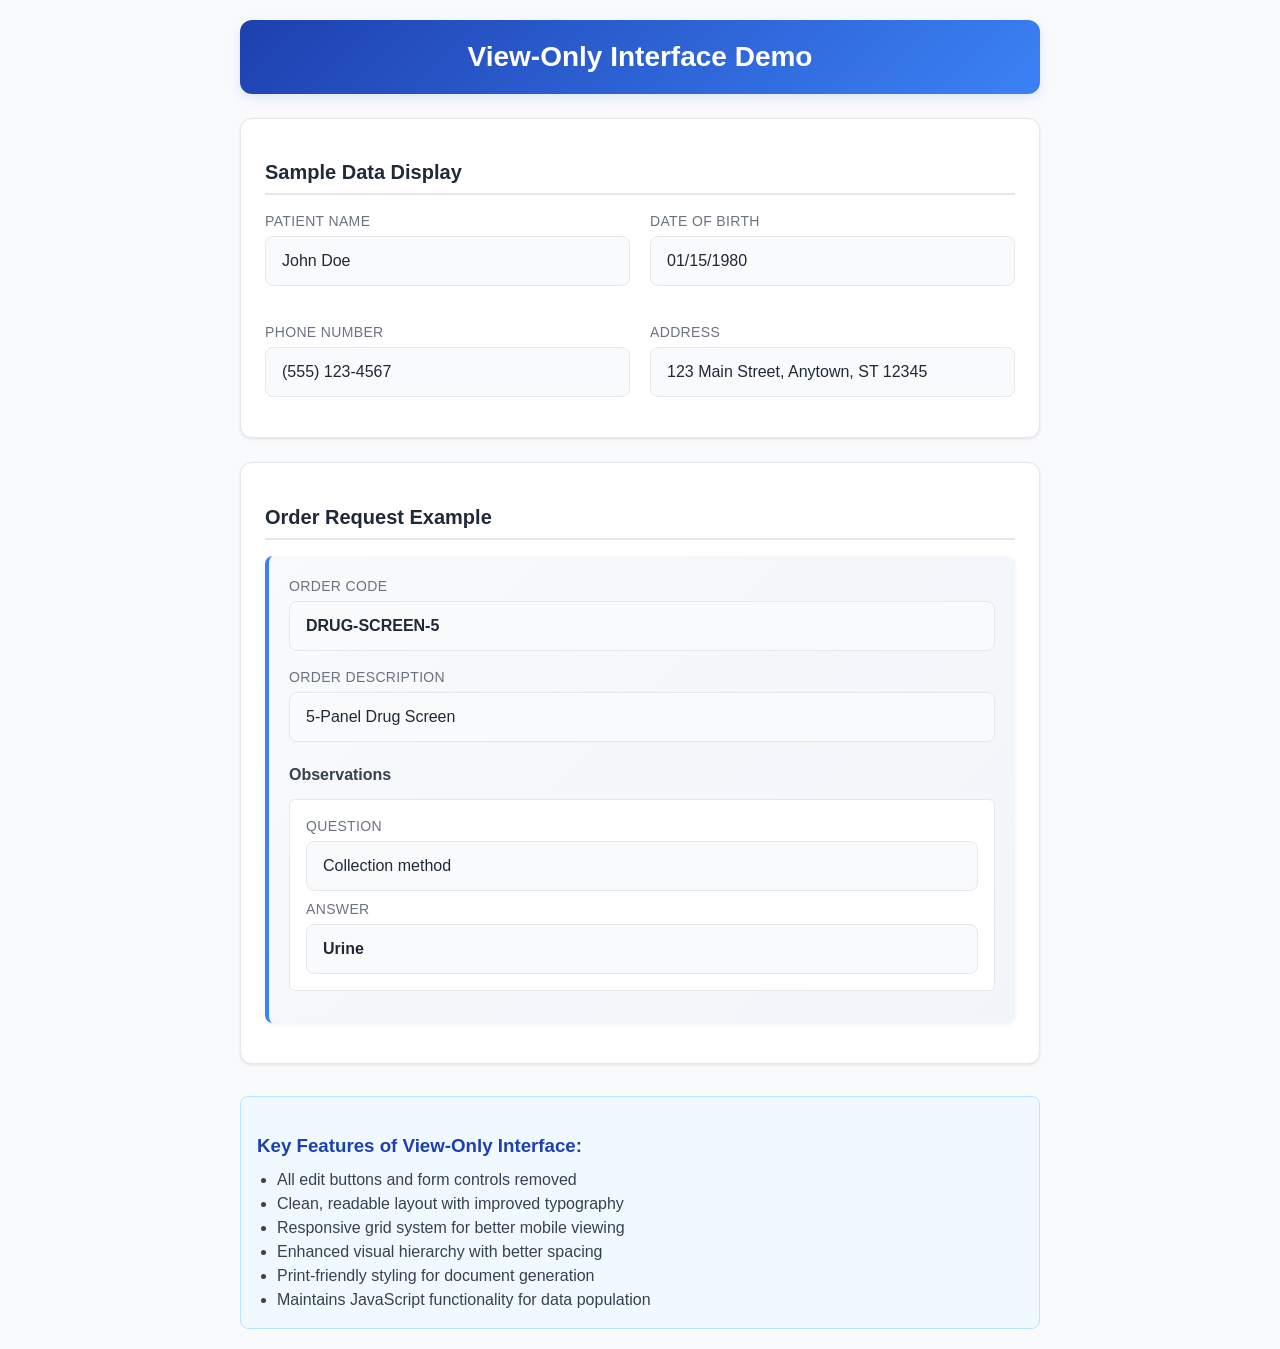
<file: demo.html>
<!DOCTYPE html>
<html lang="en">
<head>
    <meta charset="UTF-8">
    <meta name="viewport" content="width=device-width, initial-scale=1.0">
    <title>Demo - View Only Interface</title>
    <link rel="stylesheet" href="src/style.css">
</head>
<body>
    <div style="max-width: 800px; margin: 0 auto; padding: 20px;">
        <h1>View-Only Interface Demo</h1>
        
        <div class="section-card">
            <h2>Sample Data Display</h2>
            <div style="display: grid; grid-template-columns: repeat(auto-fit, minmax(250px, 1fr)); gap: 20px;">
                <div class="data-field">
                    <span class="data-label">Patient Name</span>
                    <span class="data-value">John Doe</span>
                </div>
                <div class="data-field">
                    <span class="data-label">Date of Birth</span>
                    <span class="data-value">01/15/1980</span>
                </div>
                <div class="data-field">
                    <span class="data-label">Phone Number</span>
                    <span class="data-value">(555) 123-4567</span>
                </div>
                <div class="data-field">
                    <span class="data-label">Address</span>
                    <span class="data-value">123 Main Street, Anytown, ST 12345</span>
                </div>
            </div>
        </div>

        <div class="section-card">
            <h2>Order Request Example</h2>
            <div class="order-request">
                <div style="margin-bottom: 16px;">
                    <div class="data-field">
                        <span class="data-label">Order Code</span>
                        <span class="data-value" style="font-weight: 600;">DRUG-SCREEN-5</span>
                    </div>
                    <div class="data-field">
                        <span class="data-label">Order Description</span>
                        <span class="data-value">5-Panel Drug Screen</span>
                    </div>
                </div>
                <div>
                    <h4 style="margin-bottom: 12px; color: #374151;">Observations</h4>
                    <div class="order-observation">
                        <div class="data-field" style="margin-bottom: 8px;">
                            <span class="data-label">Question</span>
                            <span class="data-value">Collection method</span>
                        </div>
                        <div class="data-field" style="margin-bottom: 0;">
                            <span class="data-label">Answer</span>
                            <span class="data-value" style="font-weight: 600;">Urine</span>
                        </div>
                    </div>
                </div>
            </div>
        </div>

        <div style="margin-top: 32px; padding: 16px; background: #f0f9ff; border-radius: 8px; border: 1px solid #bae6fd;">
            <h3 style="color: #1e40af; margin-bottom: 8px;">Key Features of View-Only Interface:</h3>
            <ul style="color: #374151; margin: 0; padding-left: 20px;">
                <li>All edit buttons and form controls removed</li>
                <li>Clean, readable layout with improved typography</li>
                <li>Responsive grid system for better mobile viewing</li>
                <li>Enhanced visual hierarchy with better spacing</li>
                <li>Print-friendly styling for document generation</li>
                <li>Maintains JavaScript functionality for data population</li>
            </ul>
        </div>
    </div>
</body>
</html>
</file>
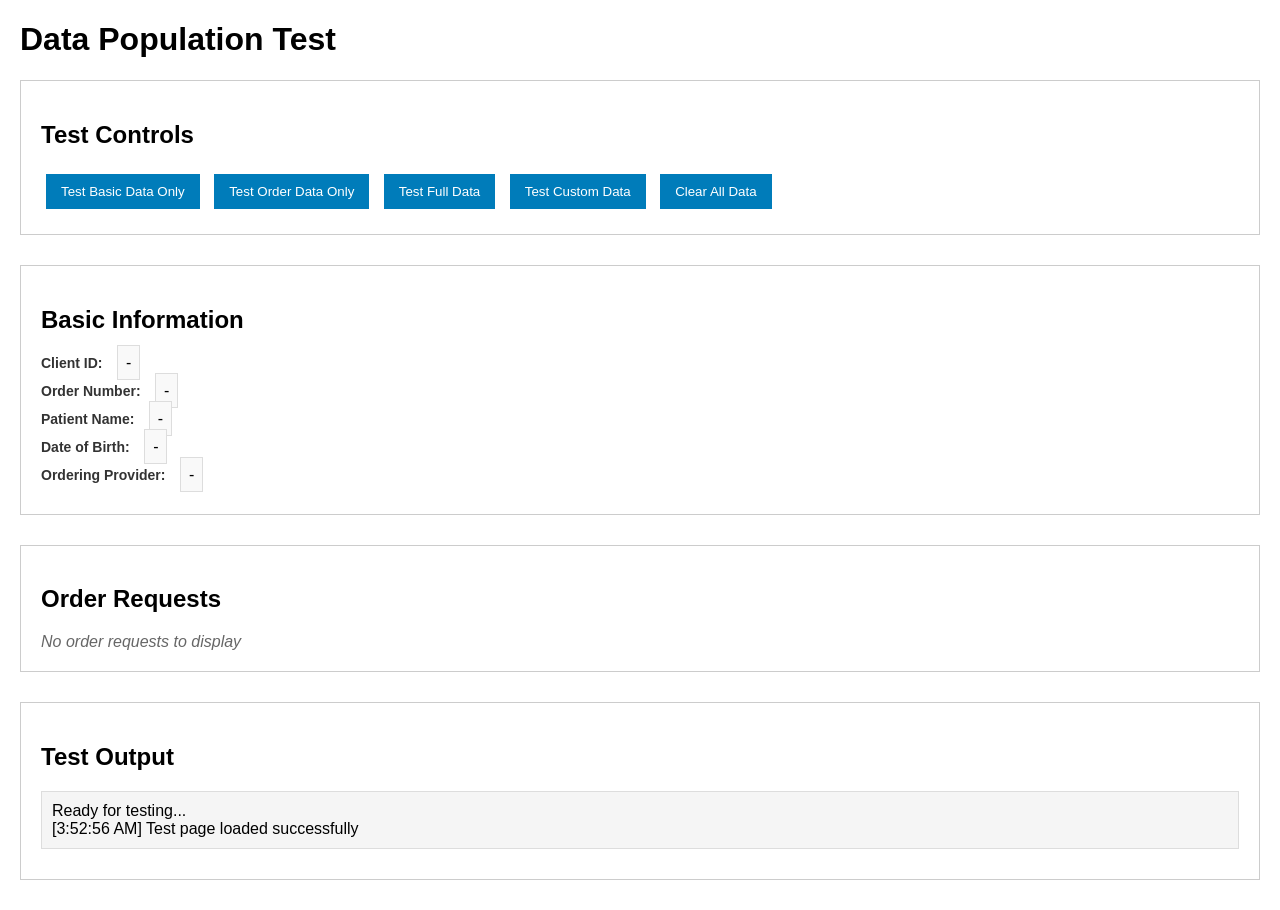
<file: test-data-population.html>
<!DOCTYPE html>
<html lang="en">
<head>
    <meta charset="UTF-8">
    <meta name="viewport" content="width=device-width, initial-scale=1.0">
    <title>Data Population Test</title>
    <style>
        body { font-family: Arial, sans-serif; margin: 20px; }
        .test-section { margin-bottom: 30px; padding: 20px; border: 1px solid #ccc; }
        .test-button { margin: 5px; padding: 10px 15px; background: #007cba; color: white; border: none; cursor: pointer; }
        .test-button:hover { background: #005a8b; }
        .test-output { background: #f5f5f5; padding: 10px; margin: 10px 0; border: 1px solid #ddd; }
        .field-group { margin-bottom: 10px; }
        .field-label { font-weight: bold; color: #333; font-size: 14px; }
        .field-value { background: #f9f9f9; padding: 8px; margin-left: 10px; border: 1px solid #ddd; }
        .order-request { background: #f9f9f9; padding: 15px; margin: 10px 0; border-left: 4px solid #007cba; }
        .order-observation { background: white; padding: 10px; margin: 5px 0; border: 1px solid #ddd; }
    </style>
</head>
<body>
    <h1>Data Population Test</h1>
    
    <div class="test-section">
        <h2>Test Controls</h2>
        <button class="test-button" onclick="testBasicData()">Test Basic Data Only</button>
        <button class="test-button" onclick="testOrderData()">Test Order Data Only</button>
        <button class="test-button" onclick="testFullData()">Test Full Data</button>
        <button class="test-button" onclick="testCustomData()">Test Custom Data</button>
        <button class="test-button" onclick="clearAllData()">Clear All Data</button>
    </div>
    
    <div class="test-section">
        <h2>Basic Information</h2>
        <div class="field-group">
            <span class="field-label">Client ID:</span>
            <span class="field-value" id="display-MSH4">-</span>
        </div>
        <div class="field-group">
            <span class="field-label">Order Number:</span>
            <span class="field-value" id="display-MSH10">-</span>
        </div>
        <div class="field-group">
            <span class="field-label">Patient Name:</span>
            <span class="field-value" id="display-PID5">-</span>
        </div>
        <div class="field-group">
            <span class="field-label">Date of Birth:</span>
            <span class="field-value" id="display-PID7">-</span>
        </div>
        <div class="field-group">
            <span class="field-label">Ordering Provider:</span>
            <span class="field-value" id="display-OBR16">-</span>
        </div>
    </div>
    
    <div class="test-section">
        <h2>Order Requests</h2>
        <div id="orderRequestsDisplay">
            <div style="color: #666; font-style: italic;">No order requests to display</div>
        </div>
    </div>
    
    <div class="test-section">
        <h2>Test Output</h2>
        <div class="test-output" id="testOutput">Ready for testing...</div>
    </div>

    <script>
        // Copy the exact functions from the main file
        function populateFormData(data) {
            const parsedData = typeof data === 'string' ? JSON.parse(data) : data;
            if (!parsedData || typeof parsedData !== 'object') return;
            
            log('populateFormData called with data:', parsedData);
            
            // Enhanced field mapping function to handle multiple formats
            function findValueForField(data, fieldName) {
              // Try multiple key formats for better compatibility
              const possibleKeys = [
                fieldName, // exact match
                fieldName.replace(/_/g, '.'), // convert underscores to dots
                fieldName.replace(/\./g, '_'), // convert dots to underscores
                fieldName.replace(/\./g, ''), // remove dots
                fieldName.replace(/_/g, ''), // remove underscores
              ];
              
              for (const key of possibleKeys) {
                if (Object.prototype.hasOwnProperty.call(data, key)) {
                  return data[key];
                }
              }
              
              return undefined;
            }
            
            // Field mapping from original format to display element IDs
            const fieldMapping = {
              // Aegis Lab Information
              'MSH_4': 'MSH4',
              'MSH_7': 'MSH7', 
              'MSH_10': 'MSH10',
              // Patient Information
              'PID_2': 'PID2',
              'PID_2_5': 'PID25',
              'PID_5': 'PID5',
              'PID_7': 'PID7',
              'PID_8': 'PID8',
              'PID_10': 'PID10',
              'PID_11_address': 'PID11address',
              'PID_11_address2': 'PID11address2',
              'PID_11_city': 'PID11city',
              'PID_11_state': 'PID11state',
              'PID_11_zip': 'PID11zip',
              'PID_13': 'PID13',
              'PID_19': 'PID19',
              'PID_22': 'PID22',
              // Provider Information
              'PV1_8': 'PV18',
              'OBR_16': 'OBR16',
              'OBR_7': 'OBR7',
              'OBR_15': 'OBR15',
              'OBR_15_1': 'OBR151',
              'DG1_3': 'DG13',
              'IN1_47': 'IN147',
              // Insurance Information
              'IN1_3': 'IN13',
              'IN1_4': 'IN14',
              'IN1_5_address': 'IN15address',
              'IN1_5_address2': 'IN15address2',
              'IN1_5_city': 'IN15city',
              'IN1_5_state': 'IN15state',
              'IN1_5_zip': 'IN15zip',
              'IN1_16': 'IN116',
              'IN1_17': 'IN117',
              'IN1_18': 'IN118',
              'IN1_19_address': 'IN119address',
              'IN1_19_address2': 'IN119address2',
              'IN1_19_city': 'IN119city',
              'IN1_19_state': 'IN119state',
              'IN1_19_zip': 'IN119zip',
              'IN1_36': 'IN136',
              'IN1_43': 'IN143',
              // Guarantor Information
              'GT1_3': 'GT13',
              'GT1_5_address': 'GT15address',
              'GT1_5_address2': 'GT15address2',
              'GT1_5_city': 'GT15city',
              'GT1_5_state': 'GT15state',
              'GT1_5_zip': 'GT15zip',
              'GT1_6': 'GT16',
            };
            
            // First, try to populate using the field mapping
            Object.keys(fieldMapping).forEach(originalKey => {
              const displayId = fieldMapping[originalKey];
              const element = document.getElementById(`display-${displayId}`);
              if (element) {
                const value = findValueForField(parsedData, originalKey);
                if (value !== undefined) {
                  element.textContent = value;
                  log(`Mapped ${originalKey} to display-${displayId}: ${value}`);
                }
              }
            });
            
            // Then, try to populate any remaining fields using direct key matching
            Object.keys(parsedData).forEach(key => {
              // Skip OBR/OBX fields as they are handled separately
              if (key.startsWith('OBR') && (key.includes('_OrderCode') || key.includes('_OrderDescription') || key.includes('_OBX'))) {
                return;
              }
              
              const element = document.getElementById(`display-${key}`);
              if (element) {
                element.textContent = parsedData[key] || '-';
                log(`Direct match ${key}: ${parsedData[key]}`);
              }
            });
            
            // Handle order requests (OBR/OBX data)
            const orderRequestsContainer = document.getElementById('orderRequestsDisplay');
            if (orderRequestsContainer) {
                // Clear existing order requests
                clearOrderRequests();
                
                // Find all OBR indices
                const obrIndices = Array.from(new Set(Object.keys(parsedData)
                    .filter(k => /^OBR\d+_OrderCode$/.test(k))
                    .map(k => k.match(/^OBR(\d+)_OrderCode$/)[1])))
                    .sort((a, b) => Number(a) - Number(b));
                
                log('Found OBR indices:', obrIndices);
                
                obrIndices.forEach(idx => {
                    const orderCode = parsedData[`OBR${idx}_OrderCode`] || '';
                    const orderDescription = parsedData[`OBR${idx}_OrderDescription`] || '';
                    
                    // Find all OBX observations for this OBR
                    const obxNums = Object.keys(parsedData)
                        .filter(k => k.startsWith(`OBR${idx}_OBX`) && k.match(new RegExp(`^OBR${idx}_OBX(\\d+)_Question$`)))
                        .map(k => k.match(new RegExp(`^OBR${idx}_OBX(\\d+)_Question$`))[1])
                        .sort((a, b) => Number(a) - Number(b));
                    
                    const observations = obxNums.map(obxNum => ({
                        question: parsedData[`OBR${idx}_OBX${obxNum}_Question`] || '',
                        answer: parsedData[`OBR${idx}_OBX${obxNum}_Answer`] || ''
                    }));
                    
                    // Add the order request to the display
                    addOrderRequest(orderCode, orderDescription, observations);
                });
            }
        }
        
        function addOrderRequest(orderCode, orderDescription, observations = []) {
            const container = document.getElementById('orderRequestsDisplay');
            
            if (!container) {
                log('Order requests container not found');
                return;
            }
            
            // Remove the "no orders" message if it exists
            const noOrdersMsg = container.querySelector('div[style*="color: #666"]');
            if (noOrdersMsg) {
                noOrdersMsg.remove();
            }
            
            const orderDiv = document.createElement('div');
            orderDiv.className = 'order-request';
            
            orderDiv.innerHTML = `
                <div style="margin-bottom: 10px;">
                    <div style="margin-bottom: 5px;">
                        <span class="field-label">Order Code:</span>
                        <span class="field-value" style="display: inline-block; margin-left: 10px;">${orderCode || '-'}</span>
                    </div>
                    <div>
                        <span class="field-label">Order Description:</span>
                        <span class="field-value" style="display: inline-block; margin-left: 10px;">${orderDescription || '-'}</span>
                    </div>
                </div>
                ${observations.length > 0 ? `
                    <div style="border-top: 1px solid #ddd; padding-top: 10px;">
                        <h4 style="margin-bottom: 5px;">Observations</h4>
                        <div>
                            ${observations.map(obs => `
                                <div class="order-observation">
                                    <div style="margin-bottom: 5px;">
                                        <span class="field-label">Question:</span>
                                        <span class="field-value" style="display: inline-block; margin-left: 10px;">${obs.question || '-'}</span>
                                    </div>
                                    <div>
                                        <span class="field-label">Answer:</span>
                                        <span class="field-value" style="display: inline-block; margin-left: 10px;">${obs.answer || '-'}</span>
                                    </div>
                                </div>
                            `).join('')}
                        </div>
                    </div>
                ` : ''}
            `;
            
            container.appendChild(orderDiv);
        }
        
        function clearOrderRequests() {
            const container = document.getElementById('orderRequestsDisplay');
            if (container) {
                container.innerHTML = '<div style="color: #666; font-style: italic;">No order requests to display</div>';
            }
        }
        
        function log(message, data = null) {
            const output = document.getElementById('testOutput');
            const timestamp = new Date().toLocaleTimeString();
            const logEntry = `[${timestamp}] ${message}`;
            
            if (data) {
                console.log(logEntry, data);
                output.innerHTML += `<div>${logEntry} ${JSON.stringify(data)}</div>`;
            } else {
                console.log(logEntry);
                output.innerHTML += `<div>${logEntry}</div>`;
            }
            
            output.scrollTop = output.scrollHeight;
        }
        
        // Test Functions
        function testBasicData() {
            log('Testing basic data with underscores (original format)...');
            const data = {
                'MSH_4': 'AEGIS001',
                'MSH_10': 'ORD-2024-001',
                'PID_5': 'John Doe',
                'PID_7': '01/15/1980',
                'OBR_16': 'Dr. Johnson'
            };
            populateFormData(data);
        }
        
        function testOrderData() {
            log('Testing order data only...');
            const data = {
                'OBR1_OrderCode': 'DRUG-SCREEN-5',
                'OBR1_OrderDescription': '5-Panel Drug Screen',
                'OBR1_OBX1_Question': 'Collection method',
                'OBR1_OBX1_Answer': 'Urine',
                'OBR1_OBX2_Question': 'Reason for test',
                'OBR1_OBX2_Answer': 'Pre-employment'
            };
            populateFormData(data);
        }
        
        function testFullData() {
            log('Testing full data (mixed formats)...');
            const data = {
                // Original format with underscores
                'MSH_4': 'AEGIS001',
                'MSH_10': 'ORD-2024-001',
                'PID_5': 'John Doe',
                'PID_7': '01/15/1980',
                'OBR_16': 'Dr. Johnson',
                // New format without underscores
                'OBR1_OrderCode': 'DRUG-SCREEN-5',
                'OBR1_OrderDescription': '5-Panel Drug Screen',
                'OBR1_OBX1_Question': 'Collection method',
                'OBR1_OBX1_Answer': 'Urine',
                'OBR1_OBX2_Question': 'Reason for test',
                'OBR1_OBX2_Answer': 'Pre-employment',
                'OBR2_OrderCode': 'ALCOHOL-TEST',
                'OBR2_OrderDescription': 'Alcohol Test'
            };
            populateFormData(data);
        }
        
        function testCustomData() {
            log('Testing custom data...');
            const userInput = prompt('Enter JSON data (or press Cancel for sample):');
            
            if (userInput === null) {
                // User cancelled, use sample data
                testFullData();
                return;
            }
            
            try {
                const data = JSON.parse(userInput);
                populateFormData(data);
            } catch (e) {
                log('Error parsing JSON:', e.message);
                alert('Invalid JSON format. Please check your input.');
            }
        }
        
        function clearAllData() {
            log('Clearing all data...');
            
            // Clear basic fields
            const basicFields = ['MSH4', 'MSH10', 'PID5', 'PID7', 'OBR16'];
            basicFields.forEach(field => {
                const element = document.getElementById(`display-${field}`);
                if (element) {
                    element.textContent = '-';
                }
            });
            
            // Clear order requests
            clearOrderRequests();
            
            // Clear log
            document.getElementById('testOutput').innerHTML = 'Ready for testing...';
        }
        
        // Make functions available globally
        window.populateFormData = populateFormData;
        window.populateDisplayData = populateFormData;
        window.addOrderRequest = addOrderRequest;
        window.clearOrderRequests = clearOrderRequests;
        
        // Initialize
        document.addEventListener('DOMContentLoaded', function() {
            log('Test page loaded successfully');
        });
    </script>
</body>
</html>
</file>
<file: src/style.css>
/* View-Only Interface Styles */
body {
  -webkit-font-smoothing: antialiased;
  -moz-osx-font-smoothing: grayscale;
  font-family: 'Arial', -apple-system, BlinkMacSystemFont, 'Segoe UI', Roboto, sans-serif;
  font-size: 16px;
  line-height: 1.5;
  color: #1f2937;
  background-color: #f9fafb;
  margin: 0;
  overflow-x: hidden;
}

/* Enhanced typography for better readability */
p {
  color: #374151;
  font-size: 16px;
  line-height: 1.6;
  margin-bottom: 1rem;
}

h1 {
  background: linear-gradient(135deg, #1e40af 0%, #3b82f6 100%);
  color: #fff;
  font-size: 28px;
  font-weight: 600;
  line-height: 1.2;
  margin: 0 0 24px;
  padding: 20px;
  border-radius: 12px;
  text-align: center;
  box-shadow: 0 4px 12px rgba(59, 130, 246, 0.15);
}

h2 {
  color: #1f2937;
  font-size: 20px;
  font-weight: 600;
  line-height: 1.3;
  margin-bottom: 16px;
  padding-bottom: 8px;
  border-bottom: 2px solid #e5e7eb;
}

/* Section styling for better visual hierarchy */
.section-card {
  background: #fff;
  border-radius: 12px;
  box-shadow: 0 1px 3px rgba(0, 0, 0, 0.1);
  padding: 24px;
  margin-bottom: 24px;
  border: 1px solid #e5e7eb;
  transition: box-shadow 0.3s ease;
}

.section-card:hover {
  box-shadow: 0 4px 12px rgba(0, 0, 0, 0.08);
}

/* Data display improvements */
.data-field {
  margin-bottom: 16px;
}

.data-label {
  display: block;
  font-size: 14px;
  font-weight: 500;
  color: #6b7280;
  margin-bottom: 4px;
  text-transform: uppercase;
  letter-spacing: 0.025em;
}

.data-value {
  display: block;
  font-size: 16px;
  font-weight: 400;
  color: #1f2937;
  background-color: #f9fafb;
  padding: 12px 16px;
  border-radius: 8px;
  border: 1px solid #e5e7eb;
  min-height: 24px;
  word-wrap: break-word;
}

/* Order requests specific styling */
.order-request {
  background: linear-gradient(135deg, #f8fafc 0%, #f1f5f9 100%);
  border-left: 4px solid #3b82f6;
  border-radius: 8px;
  padding: 20px;
  margin-bottom: 16px;
  box-shadow: 0 2px 4px rgba(0, 0, 0, 0.05);
}

.order-observation {
  background: #fff;
  border: 1px solid #e5e7eb;
  border-radius: 6px;
  padding: 16px;
  margin-bottom: 12px;
}

/* Responsive grid improvements */
@media (max-width: 768px) {
  .grid {
    grid-template-columns: 1fr !important;
  }
  
  h1 {
    font-size: 24px;
    padding: 16px;
  }
  
  .section-card {
    padding: 16px;
    margin-bottom: 16px;
  }
}

/* Print styles for better document printing */
@media print {
  body {
    background-color: #fff;
    color: #000;
  }
  
  .section-card {
    box-shadow: none;
    border: 1px solid #ccc;
    page-break-inside: avoid;
  }
  
  h1 {
    background: #000;
    color: #fff;
    -webkit-print-color-adjust: exact;
    print-color-adjust: exact;
  }
}
</file>
